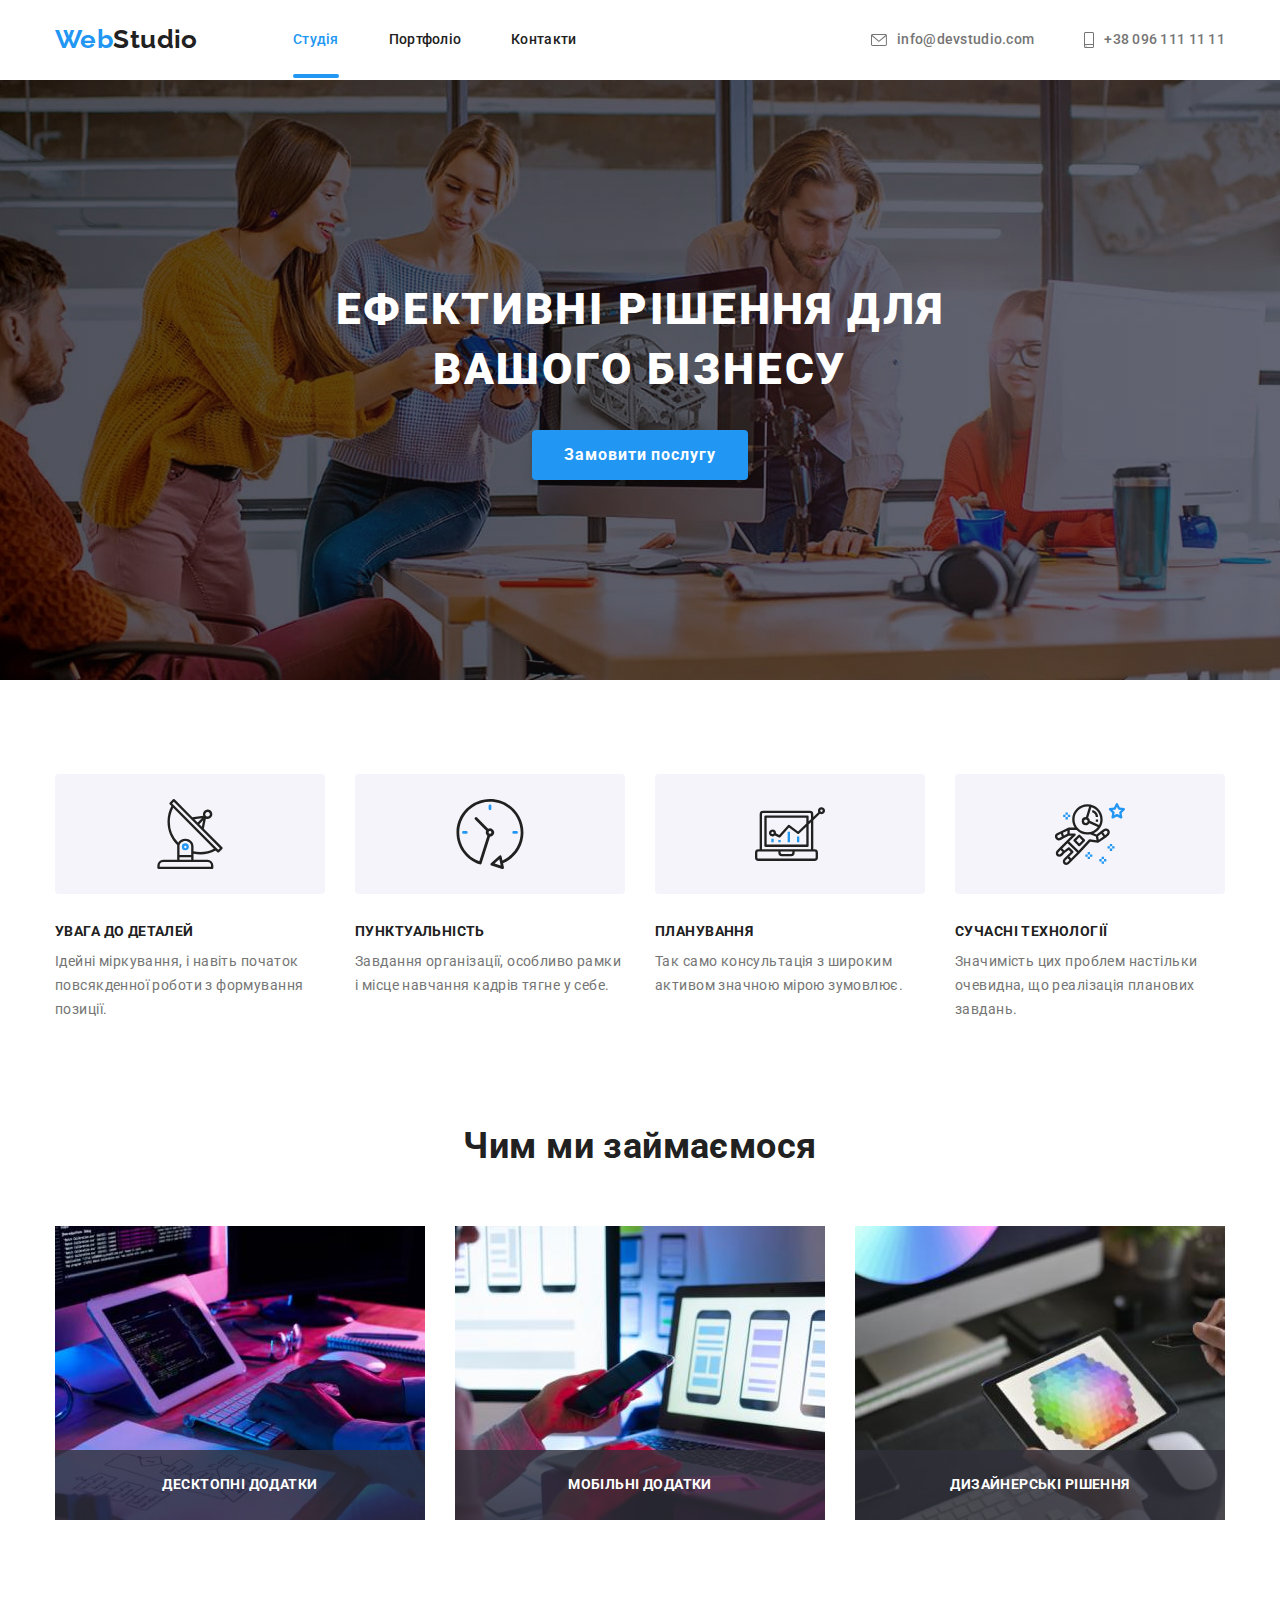
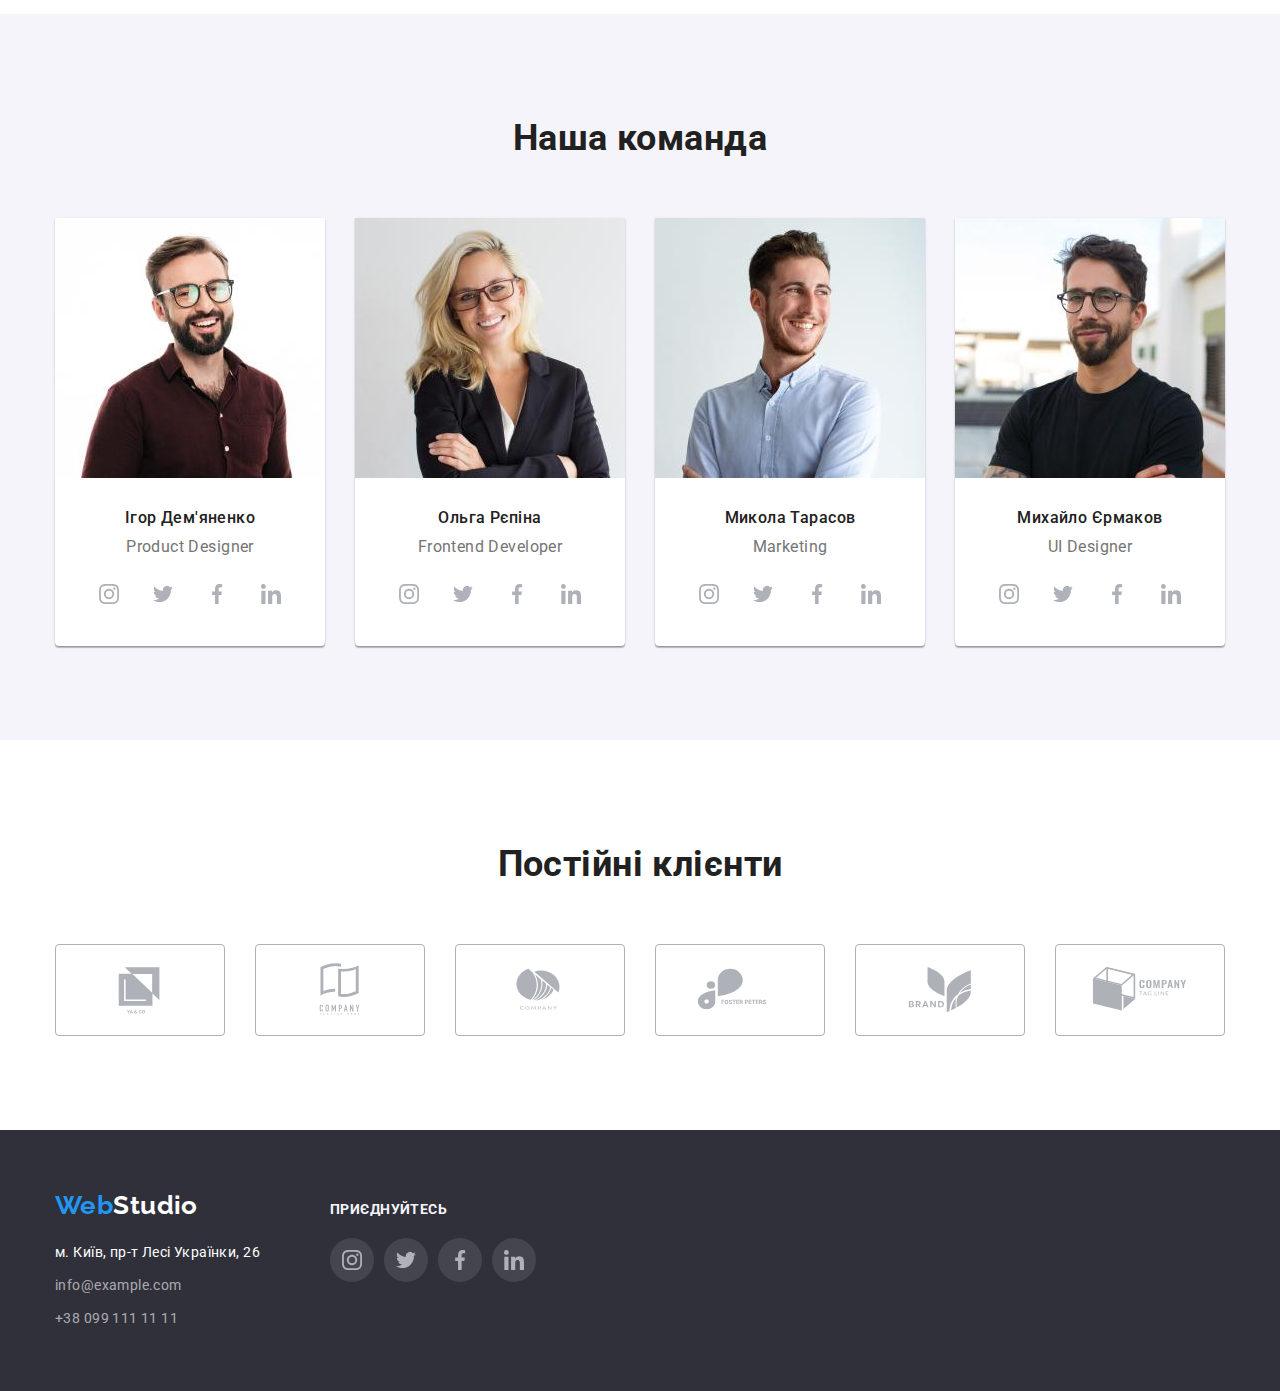
<file: index.html>
<!DOCTYPE html>
<html lang="uk">

<head>
   <meta charset="UTF-8">
   <meta http-equiv="X-UA-Compatible" content="IE=edge">
   <meta name="viewport" content="width=device-width, initial-scale=1.0">
   <title>WebStudio</title>
   <link rel="preconnect" href="https://fonts.googleapis.com">
   <link rel="preconnect" href="https://fonts.gstatic.com" crossorigin>
   <link href="https://fonts.googleapis.com/css2?family=Raleway:wght@700&family=Roboto:wght@400;500;700;900&display=swap" rel="stylesheet">
   <link rel="stylesheet" href="https://cdnjs.cloudflare.com/ajax/libs/modern-normalize/1.1.0/modern-normalize.css">
   <link rel="stylesheet" href="./css/styles.css">
</head>

<body>

   <header>
      <div class="header container">
         <nav class="nav-container">
            <a class="logo-up" href="./index.html" lang="en"><span class="web-logo">Web</span>Studio</a>
            <ul class="navigations list">
               <li class="item"><a class="navigation activity list" href="./index.html">Студія</a></li>
               <li class="item"><a class="navigation list" href="./portfolio.html">Портфоліо</a></li>
               <li class="item"><a class="navigation list" href="#contacts">Контакти</a></li>
            </ul>
         </nav>
         <ul class="up-contact list">
            <li class="item"><a class="up-contacts list" href="mailto:info@devstudio.com">
               <svg class="envelope-icon">
                  <use class="envelope" href="./images/icon.svg#icon-envelope"></use>
               </svg>info@devstudio.com</a></li>
            <li class="item"><a class="up-contacts list" class="tel" href="tel:+380961111111">
               <svg class="smartphone-icon">
                  <use class="smartphone" href="./images/icon.svg#icon-smartphone"></use>
               </svg>+38 096 111 11 11</a></li>
         </ul>
      </div>    
   </header>

   <main>
      <section class="mainbox">
         <h1 class="main">Ефективні рішення для<br>вашого бізнесу</h1>
         <button type="button" class="button"  data-modal-open>Замовити послугу</button> 
      </section>

      <section class="advantage">       
         <div class="container">
            <h2 class="hide">Наші переваги</h2>
            <ul class="advantages list">
               <li class="item">
                  <div class="advantages-block">
                     <svg class="advantages-icon">
                        <use class="antenna" href="./images/icon.svg#icon-antenna"></use>
                     </svg>
                  </div>
                  <h3 class="h3">Увага до деталей</h3>
                  <p class="p">Ідейні міркування, і навіть початок повсякденної роботи з формування позиції.</p>
               </li>
               <li class="item">
                  <div class="advantages-block">
                     <svg class="advantages-icon">
                        <use class="clock" href="./images/icon.svg#icon-clock"></use>
                     </svg>
                  </div> 
                  <h3 class="h3">Пунктуальність</h3>
                  <p class="p">Завдання організації, особливо рамки і місце навчання кадрів тягне у себе.</p>
               </li>
               <li class="item">
                  <div class="advantages-block">
                     <svg class="advantages-icon">
                        <use class="diagram" href="./images/icon.svg#icon-diagram"></use>
                     </svg>
                  </div> 
                  <h3 class="h3">Планування</h3>
                  <p class="p">Так само консультація з широким активом значною мірою зумовлює.</p>
               </li>
               <li class="item">
                  <div class="advantages-block">
                     <svg class="advantages-icon">
                        <use class="astronaut" href="./images/icon.svg#icon-astronaut"></use>
                     </svg>
                  </div> 
                  <h3 class="h3">Сучасні технології</h3>
                  <p class="p">Значимість цих проблем настільки очевидна, що реалізація планових завдань.</p>
               </li>
            </ul>
         </div>      
      </section>

      <section class="work-main">
         <div class="container">
            <h2 class="work">Чим ми займаємося</h2>
            <ul class="work-pics list">
               <li>
                  <div class="item">
                     <img class="image" src="./images/box1.jpg" alt="page1" width="370" height="294">
                     <div class="item-discription">
                        <p class="item-p">десктопні додатки</p>
                     </div>
                  </div>
               </li>
               <li>
                  <div class="item">
                     <img class="image" src="./images/img.jpg" alt="page2" width="370" height="294">
                     <div class="item-discription">
                        <p class="item-p">мобільні додатки</p>
                     </div>
                  </div>
               </li>
               <li>
                  <div class="item">
                     <img class="image" src="./images/img1.jpg" alt="page3" width="370" height="294">
                     <div class="item-discription">
                        <p class="item-p">дизайнерські рішення</p>
                     </div>
                  </div>
               </li>
            </ul>
         </div>
      </section>

      <section class="team">
         <div class="container">
            <h2 class="h2">Наша команда</h2>
            <ul class="team-comand list">
               <li class="teams">
                  <img class="image" src="./images/img2.jpg" alt="Игорь Демьяненко" width="270" height="260">
                  <div class="comand">
                     <h3 class="h3">Ігор Дем'яненко</h3>
                     <p class="p" lang="en">Product Designer</p>
                     <ul class="list social-networks">
                        <li>
                           <a href="#" class="icon-block">
                              <svg class="team-icon">
                                 <use href="./images/icon.svg#icon-instagram"></use>
                              </svg> 
                           </a> 
                        </li>
                        <li>
                           <a href="#" class="icon-block">
                              <svg class="team-icon">
                                 <use href="./images/icon.svg#icon-twitter"></use>
                              </svg>
                           </a> 
                        </li>
                        <li>
                           <a href="#" class="icon-block">
                              <svg class="team-icon">
                                 <use href="./images/icon.svg#icon-facebook"></use>
                              </svg>
                           </a>
                        </li>
                        <li>
                           <a href="#" class="icon-block">
                              <svg class="team-icon">
                                 <use href="./images/icon.svg#icon-linkedin"></use>
                              </svg>
                           </a> 
                        </li>
                     </ul>
                  </div>
               </li>
               <li class="teams">
                  <img class="image" src="./images/img3.jpg" alt="Ольга Репина" width="270" height="260">
                  <div class="comand">
                     <h3 class="h3">Ольга Рєпіна</h3>
                     <p class="p" lang="en">Frontend Developer</p>
                     <ul class="list social-networks">
                        <li>
                           <a href="#" class="icon-block">
                              <svg class="team-icon">
                                 <use href="./images/icon.svg#icon-instagram"></use>
                              </svg>
                           </a> 
                        </li>
                        <li>
                           <a href="#" class="icon-block">
                              <svg class="team-icon">
                                 <use href="./images/icon.svg#icon-twitter"></use>
                              </svg>
                           </a> 
                        </li>
                        <li>
                           <a href="#" class="icon-block">
                              <svg class="team-icon">
                                 <use href="./images/icon.svg#icon-facebook"></use>
                              </svg>
                           </a> 
                        </li>
                        <li>
                           <a href="#" class="icon-block">
                              <svg class="team-icon">
                                 <use href="./images/icon.svg#icon-linkedin"></use>
                              </svg>
                           </a> 
                        </li>
                     </ul>
                  </div>
               </li>
               <li class="teams">
                  <img class="image" src="./images/img4.jpg" alt="Николай Тарасов" width="270" height="260">
                  <div class="comand">
                     <h3 class="h3">Микола Тарасов</h3>
                     <p class="p" lang="en">Marketing</p>
                     <ul class="list social-networks">
                        <li>
                           <a href="#" class="icon-block">
                              <svg class="team-icon">
                                 <use href="./images/icon.svg#icon-instagram"></use>
                              </svg>
                           </a> 
                        </li>
                        <li>
                           <a href="#" class="icon-block">
                              <svg class="team-icon">
                                 <use href="./images/icon.svg#icon-twitter"></use>
                              </svg>
                           </a> 
                        </li>
                        <li>
                           <a href="#" class="icon-block">
                              <svg class="team-icon">
                                 <use href="./images/icon.svg#icon-facebook"></use>
                              </svg>
                           </a> 
                        </li>
                        <li>
                           <a href="#" class="icon-block">
                              <svg class="team-icon">
                                 <use href="./images/icon.svg#icon-linkedin"></use>
                              </svg>
                           </a> 
                        </li>
                     </ul>
                  </div>
               </li>
               <li class="teams">
                  <img class="image" src="./images/img5.jpg" alt="Михаил Ермаков" width="270" height="260">
                  <div class="comand">
                     <h3 class="h3">Михайло Єрмаков</h3>
                     <p class="p" lang="en">UI Designer</p>
                     <ul class="list social-networks">
                        <li>
                           <a href="#" class="icon-block">
                              <svg class="team-icon">
                                 <use href="./images/icon.svg#icon-instagram"></use>
                              </svg>
                           </a> 
                        </li>
                        <li>
                           <a href="#" class="icon-block">
                              <svg class="team-icon">
                                 <use href="./images/icon.svg#icon-twitter"></use>
                              </svg>
                           </a> 
                        </li>
                        <li>
                           <a href="#" class="icon-block">
                              <svg class="team-icon">
                                 <use href="./images/icon.svg#icon-facebook"></use>
                              </svg>
                           </a> 
                        </li>
                        <li>
                           <a href="#" class="icon-block">
                              <svg class="team-icon">
                                 <use href="./images/icon.svg#icon-linkedin"></use>
                              </svg>
                           </a> 
                        </li>
                     </ul>
                  </div>
               </li>
            </ul>
         </div>
      </section>

      <section class="clients">
         <div class="container">
            <h2 class="h2">Постійні клієнти</h2>
            <ul class="clients-list list">
               <li>
                  <a href="#" class="clients-link">
                     <svg class="clients-icon">
                        <use href="./images/icon.svg#icon-logo6"></use>
                     </svg>
                  </a> 
               </li>
               <li>
                  <a href="#" class="clients-link">
                     <svg class="clients-icon">
                        <use href="./images/icon.svg#icon-logo1"></use>
                     </svg>
                  </a> 
               </li>
               <li>
                  <a href="#" class="clients-link">
                     <svg class="clients-icon">
                        <use href="./images/icon.svg#icon-logo2"></use>
                     </svg>
                  </a> 
               </li>
               <li>
                  <a href="#" class="clients-link">
                     <svg class="clients-icon">
                        <use href="./images/icon.svg#icon-logo3"></use>
                     </svg>
                  </a> 
               </li>
               <li>
                  <a href="#" class="clients-link">
                     <svg class="clients-icon">
                        <use href="./images/icon.svg#icon-logo4"></use>
                     </svg>
                  </a> 
               </li>
               <li>
                  <a href="#" class="clients-link">
                     <svg class="clients-icon">
                        <use href="./images/icon.svg#icon-logo5"></use>
                     </svg>
                  </a> 
               </li>
            </ul>
         </div>
      </section>
   </main>

   <footer class="footer">
      <div class="container footer-container">
         <div class="logo-adress">
            <a class="logo-dawn list" href="./index.html" lang="en" id="contacts"><span class="web-logo">Web</span>Studio</a>
            <address>
               <ul class="footer-adress list">
                  <li class="footer-contact"><a class="adress list" href="https://goo.gl/maps/z82UU6WXsoL5wAdY8" target="_blank"
                        rel="noopener noreferrer">м. Київ, пр-т Лесі Українки, 26</a></li>
                  <li class="footer-contact"><a class="dawn-contacts list" href="mailto:info@example.com">info@example.com</a></li>
                  <li class="footer-contact"><a class="dawn-contacts list" href="tel:+380991111111">+38 099 111 11 11</a></li>
               </ul>
            </address>
         </div>
         <div class="invitation">
            <p class="p">приєднуйтесь</p>
            <ul class="list social-networks">
               <li>
                  <a href="#" class="icon-block">
                     <svg class="team-icon">
                        <use href="./images/icon.svg#icon-instagram"></use>
                     </svg>
                  </a>
               </li>
               <li>
                  <a href="#" class="icon-block">
                     <svg class="team-icon">
                        <use href="./images/icon.svg#icon-twitter"></use>
                     </svg>
                  </a>
               </li>
               <li>
                  <a href="#" class="icon-block">
                     <svg class="team-icon">
                        <use href="./images/icon.svg#icon-facebook"></use>
                     </svg>
                  </a>
               </li>
               <li>
                  <a href="#" class="icon-block">
                     <svg class="team-icon">
                        <use href="./images/icon.svg#icon-linkedin"></use>
                     </svg>
                  </a>
               </li>
            </ul>
         </div>

      </div>
   </footer>

   <div class="backdrop is-hidden"  data-modal>
      <div class="modal">
         <button type="button" class="closed-btn"  data-modal-close>
             <svg class="closed-icon">
               <use href="./images/icon.svg#icon-close-black-18dp-2-1"></use>
            </svg> 
         </button>
      </div>
   </div>

   <script src="./js/modal.js"></script>

</body>

</html>
</file>
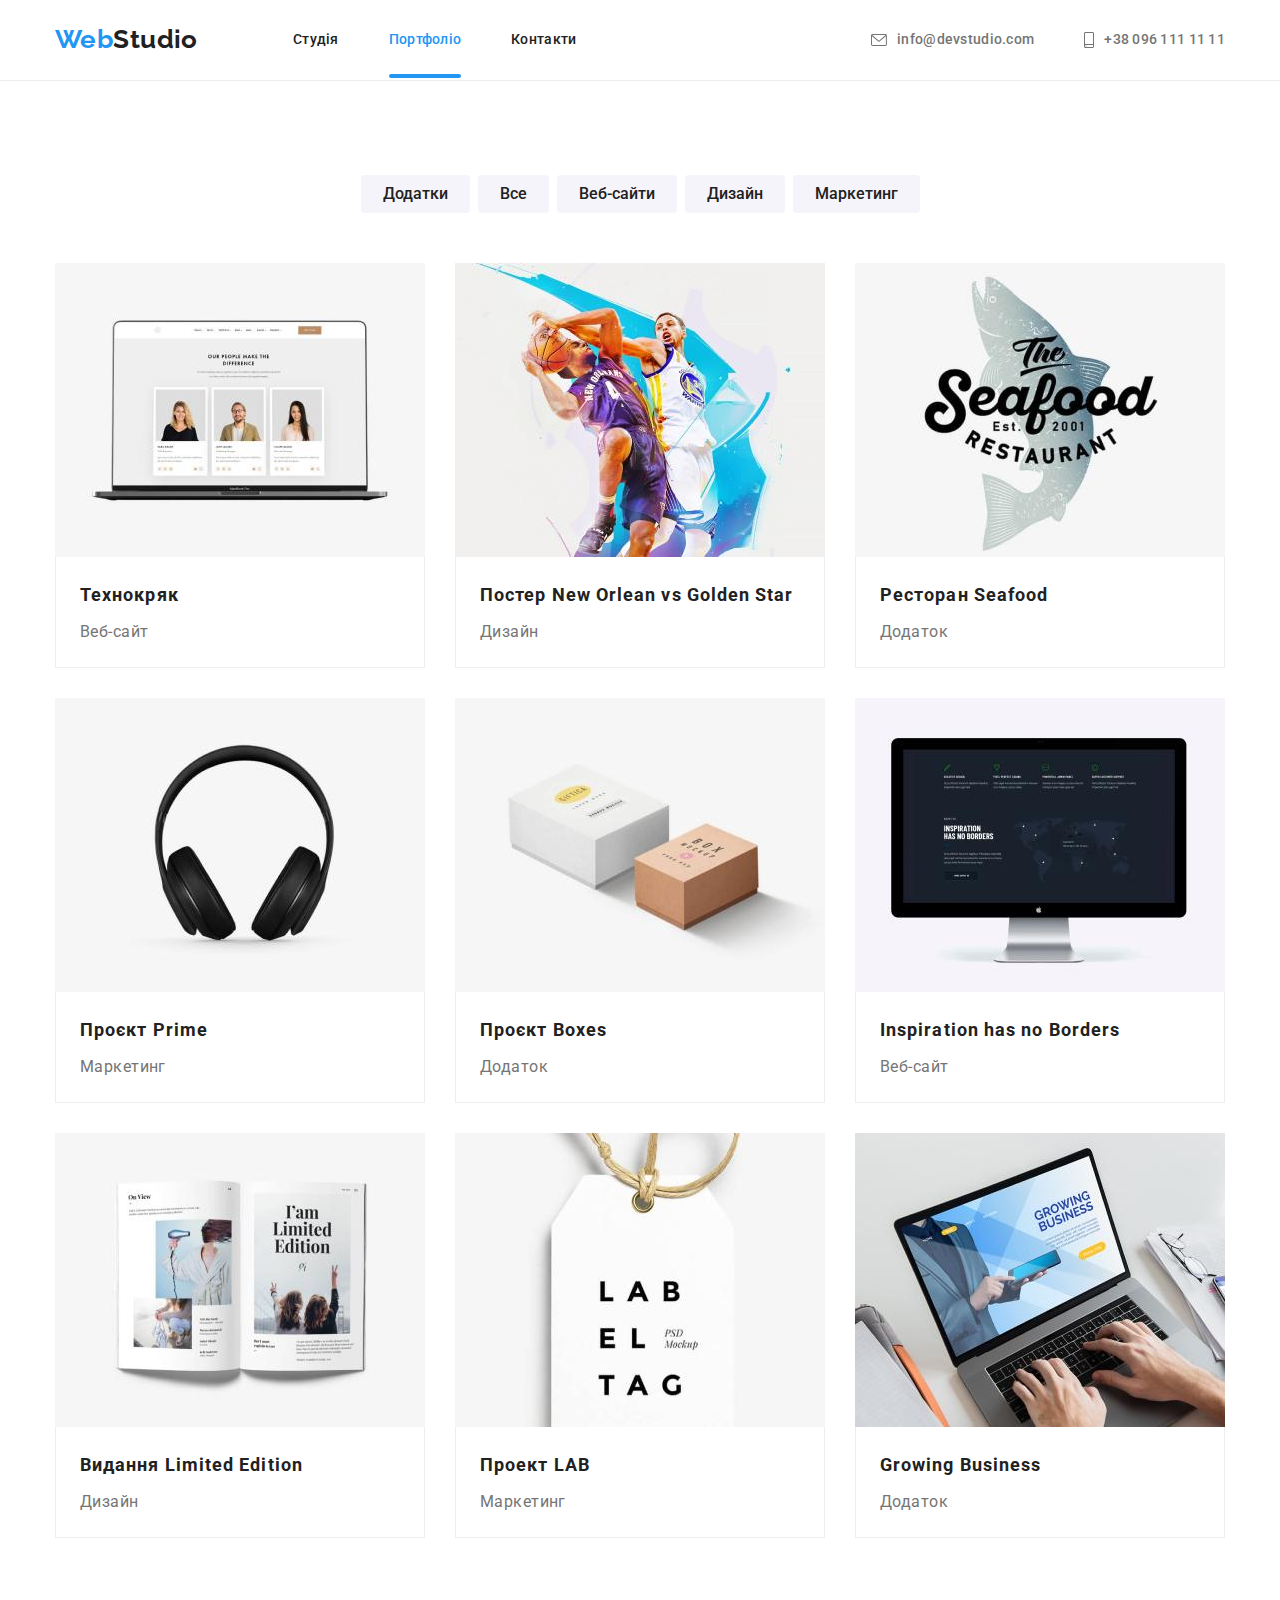
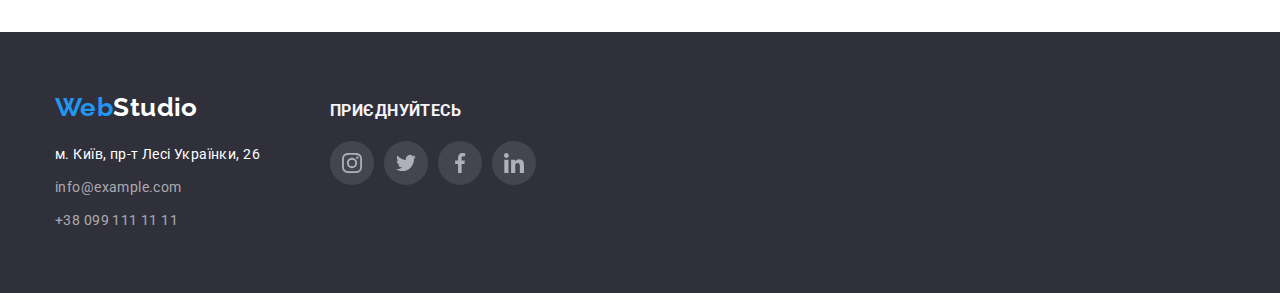
<file: portfolio.html>
<!DOCTYPE html>
<html lang="uk">

<head>
   <meta charset="UTF-8">
   <meta http-equiv="X-UA-Compatible" content="IE=edge">
   <meta name="viewport" content="width=device-width, initial-scale=1.0">
   <title>WebStudio</title>
   <link rel="preconnect" href="https://fonts.googleapis.com">
   <link rel="preconnect" href="https://fonts.gstatic.com" crossorigin>
   <link href="https://fonts.googleapis.com/css2?family=Raleway:wght@700&family=Roboto:wght@400;500;700;900&display=swap" rel="stylesheet">
   <link rel="stylesheet" href="https://cdnjs.cloudflare.com/ajax/libs/modern-normalize/1.1.0/modern-normalize.css">
   <link rel="stylesheet" href="./css/styles.css">
</head>

<body>  
   <header class="header-portfolio">
      <div class="container">
         <nav class="nav-container">
            <a class="logo-up" href="./index.html" lang="en"><span class="web-logo">Web</span>Studio</a>
            <ul class="navigations list">
               <li class="item"><a class="navigation list" href="./index.html">Студія</a></li>
               <li class="item"><a class="navigation activity list" href="./portfolio.html">Портфоліо</a></li>
               <li class="item"><a class="navigation list" href="#contacts">Контакти</a></li>
            </ul>
         </nav>
         <ul class="up-contact list">
            <li class="item"><a class="up-contacts list" href="mailto:info@devstudio.com">
               <svg class="envelope-icon">
                  <use class="envelope" href="./images/icon.svg#icon-envelope"></use>
               </svg>info@devstudio.com</a></li>
            <li class="item"><a class="up-contacts list" class="tel" href="tel:+380961111111">
               <svg class="smartphone-icon">
                  <use class="smartphone" href="./images/icon.svg#icon-smartphone"></use>
               </svg>+38 096 111 11 11</a></li>
         </ul>
      </div>
   </header>
   
   <main>
      <section class="portfolio-section">
         <div class="container">
            <h1 class="hide">Наші роботи</h1>
            <ul class="portfolio-btns list">
               <li><button  type="button" class="button-portfolio">Додатки</button></li>
               <li><button  type="button" class="button-portfolio">Все</button></li>
               <li><button  type="button" class="button-portfolio">Веб-сайти</button></li>
               <li><button  type="button" class="button-portfolio">Дизайн</button></li>
               <li><button  type="button" class="button-portfolio">Маркетинг</button></li>
            </ul>
            
            <ul class="portfolio-examples list">
               <li>
                  <a class="example list" href="#">
                     <div class="example-img">
                        <img src="./images/tehnokryak.jpg" alt="екран ноутбука з відображенням трьох членів команди технокряк" width="370"
                           height="294">
                        <div class="img-description">
                           <p class="description-p">Ресурс пропонує комплексні пропозиції з різним рівнем функціоналу та сервісів. Все це дозволить відвідувачу отримати
                           вичерпні відомості про компанію чи приватну особу.
                           </p>
                        </div>
                     </div>
                     <div class="card-text">
                        <h2 class="h2">Технокряк</h2>
                        <p class="p">Веб-сайт</p>
                     </div>
                  </a>
               </li>
               
               <li>
                  <a class="example list" href="#">
                     <div class="example-img">
                        <img src="./images/nogs.jpg" alt="баскетболіст голден стар у прижку робить блок-шот гравцю нового орлеану" width="370"
                           height="294">
                        <div class="img-description">
                           <p class="description-p">Lorem, ipsum dolor sit amet consectetur adipisicing elit. Ex, quas?</p>
                        </div>
                     </div> 
                     <div class="card-text">
                        <h2 class="h2">Постер <span lang="en">New Orlean vs Golden Star</span></h2>
                        <p class="p">Дизайн</p>
                     </div>
                  </a>
               </li>
               <li>
                  <a class="example list" href="#">
                     <div class="example-img">
                        <img src="./images/seafood.jpg" alt="назва  ресторану сифуд на фоні зображення риби" width="370" height="294">
                        <div class="img-description">
                           <p class="description-p">Lorem, ipsum dolor sit amet consectetur adipisicing elit. Ex, quas?</p>
                        </div>
                     </div> 
                     <div class="card-text">
                        <h2 class="h2">Ресторан <span lang="en">Seafood</span></h2>
                        <p class="p">Додаток</p>
                     </div>
                  </a>
               </li>
               <li>
                  <a class="example list" href="#">
                     <div class="example-img">
                        <img src="./images/prime.jpg" alt="чорні вакуумні навушники" width="370" height="294">
                        <div class="img-description">
                           <p class="description-p">Lorem, ipsum dolor sit amet consectetur adipisicing elit. Ex, quas?</p>
                        </div>
                     </div> 
                     <div class="card-text">
                        <h2 class="h2">Проєкт <span lang="en">Prime</span></h2>
                        <p class="p">Маркетинг</p>
                     </div>
                  </a>
               </li>
               <li>
                  <a class="example list" href="#">
                     <div class="example-img">
                        <img src="./images/boxes.jpg" alt="біла та бєжева картонні коробки з написами на верзніх кришках" width="370"
                           height="294">
                        <div class="img-description">
                           <p class="description-p">Lorem, ipsum dolor sit amet consectetur adipisicing elit. Ex, quas?</p>
                        </div>
                     </div> 
                     <div class="card-text">
                        <h2 class="h2">Проєкт <span lang="en">Boxes</span></h2>
                        <p class="p">Додаток</p>
                     </div>
                  </a>
               </li>
               <li>
                  <a class="example list" href="#">
                     <div class="example-img">
                        <img src="./images/borders.jpg"
                           alt="екран моноблоку єпл з відображеною на ньому сторінкою сайту інспірешн хез ноу бордерс" width="370" height="294">
                        <div class="img-description">
                           <p class="description-p">Lorem, ipsum dolor sit amet consectetur adipisicing elit. Ex, quas?</p>
                        </div>
                     </div> 
                     <div class="card-text">
                        <h2 class="h2" lang="en">Inspiration has no Borders</h2>
                        <p class="p">Веб-сайт</p>
                     </div>
                  </a>
               </li>
               <li>
                  <a class="example list" href="#">
                     <div class="example-img">
                        <img src="./images/limedition.jpg" alt="розгортка журналу лімітед едішн з картинками та текстом" width="370"
                           height="294">
                        <div class="img-description">
                           <p class="description-p">Lorem, ipsum dolor sit amet consectetur adipisicing elit. Ex, quas?</p>
                        </div>
                     </div> 
                     <div class="card-text">
                        <h2 class="h2">Видання <span lang="en">Limited Edition</span></h2>
                        <p class="p">Дизайн</p>
                     </div>
                  </a>
               </li>
               <li>
                  <a class="example list" href="#">
                     <div class="example-img">
                        <img src="./images/lab.jpg" alt="біла бірка з написом лаб ел таг" width="370" height="294">
                        <div class="img-description">
                           <p class="description-p">Lorem, ipsum dolor sit amet consectetur adipisicing elit. Ex, quas?</p>
                        </div>
                     </div> 
                     <div class="card-text">
                        <h2 class="h2">Проект <span lang="en">LAB</span></h2>
                        <p class="p">Маркетинг</p>
                     </div>
                  </a>
               </li>
               <li>
                  <a class="example list" href="#">
                     <div class="example-img">
                        <img src="./images/gbusiness.jpg" alt="відкритий ноутбук із відображенням на екрані сторінки сайту гровін бізнес"
                           width="370" height="294">
                        <div class="img-description">
                           <p class="description-p">Lorem, ipsum dolor sit amet consectetur adipisicing elit. Ex, quas?</p>
                        </div>
                     </div> 
                     <div class="card-text">
                        <h2 class="h2" lang="en">Growing Business</h2>
                        <p class="p">Додаток</p>
                     </div>
                  </a>
               </li>
            </ul>
         </div>
         
      </section> 
   </main>

   <footer class="footer">
      <div class="container footer-container">
         <div class="logo-adress">
            <a class="logo-dawn list" href="./index.html" lang="en" id="contacts"><span
                  class="web-logo">Web</span>Studio</a>
            <address>
               <ul class="footer-adress list">
                  <li class="footer-contact"><a class="adress list" href="https://goo.gl/maps/z82UU6WXsoL5wAdY8"
                        target="_blank" rel="noopener noreferrer">м. Київ, пр-т Лесі Українки, 26</a></li>
                  <li class="footer-contact"><a class="dawn-contacts list"
                        href="mailto:info@example.com">info@example.com</a></li>
                  <li class="footer-contact"><a class="dawn-contacts list" href="tel:+380991111111">+38 099 111 11 11</a>
                  </li>
               </ul>
            </address>
         </div>
         <div class="invitation">
            <h3 class="p">приєднуйтесь</h3>
            <ul class="list social-networks">
               <li>
                  <a href="#" class="icon-block">
                     <svg class="team-icon">
                        <use href="./images/icon.svg#icon-instagram"></use>
                     </svg>
                  </a>
               </li>
               <li>
                  <a href="#" class="icon-block">
                     <svg class="team-icon">
                        <use href="./images/icon.svg#icon-twitter"></use>
                     </svg>
                  </a>
               </li>
               <li>
                  <a href="#" class="icon-block">
                     <svg class="team-icon">
                        <use href="./images/icon.svg#icon-facebook"></use>
                     </svg>
                  </a>
               </li>
               <li>
                  <a href="#" class="icon-block">
                     <svg class="team-icon">
                        <use href="./images/icon.svg#icon-linkedin"></use>
                     </svg>
                  </a>
               </li>
            </ul>
         </div>

      </div>
   </footer>
</body>

</html>
</file>
<file: css/styles.css>
:root {
   --main-text-color: #757575;
   --header-color: #212121;
   --main-header-color: #FFFFFF;
   --buttons-accent-color: #2196F3;
   --background-color-footer: #2F303A;
   --background-color-teem: #F5F4FA;
   --main-btn-accent-color: #188CE8; 
   --bgc: #C4C4C4;
   --bglg:rgba(47, 48, 58, 0.4);
   --team-icon-color: #AFB1B8;
}

body {
   font-family: 'Roboto', sans-serif;
   color: var(--main-text-color);
   background-color: var(--main-header-color);
   letter-spacing: 0.03em;
   font-size: 14px;
   line-height: 1.71;
}

.list {
   list-style: none;
   text-decoration: none;
}

.container {
   width: 1200px;
   padding-left: 15px;
   padding-right: 15px;
   margin-left: auto;
   margin-right: auto;
}

/* header */

.header {
   display: flex;
   align-items: center;
}
.nav-container {
   display: flex;
}
.logo-up,
.logo-dawn {
   min-width: 145px;
   font-family: 'Raleway', sans-serif;
   font-weight: 700;
   font-size: 26px;
   line-height: 1.19;
   text-decoration: none;
}

.logo-up {
   padding-top: 24px;
   padding-bottom: 25px;
   color: var(--header-color);  
}

.navigations {
   display: flex;
   align-items: center;
   margin: 0 0 0 93px;
   padding: 0;
}

.navigations .item + .item,
.up-contact .item + .item {
   margin-left: 50px;
}

.navigation,
.up-contacts {
   padding-top: 31px;
   padding-bottom: 31px;
   font-weight: 500; 
   letter-spacing: 0.02em;
   line-height: 1.14;

   transition: fill 250ms cubic-bezier(0.4, 0, 0.2, 1), color 250ms cubic-bezier(0.4, 0, 0.2, 1);
}

.navigation {
   color: var(--header-color);
}

.web-logo,
.activity {
   color: var(--buttons-accent-color);
}

.activity {
   position: relative;
}
.activity::after {
   content: '';
   display: block;
   position: absolute;
   bottom: 0;
   width: 100%;
   height: 4px;
   border-radius: 2px;
   background-color: var(--buttons-accent-color);  
}

.up-contact {
   margin: 0 0 0 auto;
   padding-left: 0;
   display: flex;
}

.up-contacts {
   display: flex;
   align-items: center;
   color: var(--main-text-color);
}

.envelope-icon,
.smartphone-icon {
   margin-right: 10px;
}

.envelope-icon {
   width: 16px;
   height: 12px; 
}

.envelope,
.smartphone {
   fill: currentColor;
   transition: fill 250ms cubic-bezier(0.4, 0, 0.2, 1), color 250ms cubic-bezier(0.4, 0, 0.2, 1);
}

.smartphone-icon {
   width: 10px;
   height: 16px;
}

/* hero */

 .mainbox { 
   height: 600px;
   max-width: 1600px; 
   margin-left: auto;
   margin-right: auto;
   text-align: center;
   padding-top: 200px;
   padding-bottom: 200px;
   background-image: linear-gradient(
      to right,
      rgb(0, 0, 0, 0.4),
      rgba(47, 48, 58, 0.4)
   ), url(../images/mainimg.jpg);
   background-color: var(--bgc);
   background-repeat: no-repeat;
   background-size: cover;
   background-position: center;
}

.main {
   margin: 0 0 30px 0;
   font-weight: 900;
   font-size: 44px;
   line-height: 1.36;
   letter-spacing: 0.06em;
   text-transform: uppercase;
   color: var(--main-header-color)
}

.button {
   padding: 10px 32px;
   font-family: inherit;
   font-weight: 700;
   font-size: 16px;
   line-height: 1.88;
   letter-spacing: 0.06em;
   color: var(--main-header-color);
   background-color: var(--buttons-accent-color);
   border: none;
   box-shadow: 0px 4px 4px rgba(0, 0, 0, 0.15);
   border-radius: 4px;
   cursor: pointer;

   transition: background-color 250ms cubic-bezier(0.4, 0, 0.2, 1);
}

.button:hover, 
.button:focus {
   background-color: var(--main-btn-accent-color);
}

/* advantages */

.hide {
   position: absolute;
   width: 1px;
   height: 1px;
   margin: -1px;
   border: 0;
   padding: 0;
   
   white-space: nowrap;
   clip-path: inset(100%);
   clip: rect(0 0 0 0);
   overflow: hidden;
}

.advantage {
   padding-top: 94px;
   padding-bottom: 94px;
}

.advantages {
   display: flex;
   padding: 0;
   margin: 0;
}

.advantages > .item + .item {
   margin-left: 30px;
}

.advantages > .item {
   width: 270px;
}

.advantages .h3 {
   font-weight: 700;
   font-size: 14px;
   line-height: 1.14;
   text-transform: uppercase;
   color: var(--header-color);
   margin-top: 0;
   margin-bottom: 10px;
}
.advantages .p {
   margin: 0;
}

.advantages-block {
   min-height: 120px;
   display: flex;
   justify-content: center;
   align-items: center;
   background-color: #F5F4FA;
   border-radius: 4px;
   margin-bottom: 30px;
}

.advantages-icon {
   height: 70px;
   width: 70px;
}


/* work */

.work-main {
   padding-bottom: 94px;
}

.work {
   margin: 0 0 50px 0;
   text-align: center;
}

.work-pics {
   display: flex;
   padding: 0;
   margin: 0;
   gap: 30px;
}

.image {
   display: block;
}

.work-pics .item {
   display: flex;
   position: relative;
}

.item-discription {
   display: flex;
   justify-content: center;
   align-items: center;
   position: absolute;
   bottom: 0;
   width: 100%;
   height: 23.81%;
   background-color: rgba(47, 48, 58, 0.8);
}

.item-p {
   margin: 0;
   text-transform: uppercase;
   font-weight: 700;
   color: var(--main-header-color);
}

/* teem */

.team {
   background: var(--background-color-teem);
   padding-top: 94px;
   padding-bottom: 94px;
}

.team .h2 {
   text-align: center;
   margin: 0 0 50px 0;
}

.teams {
   background-color: var(--main-header-color);
   box-shadow: 0px 1px 3px rgba(0, 0, 0, 0.12), 0px 1px 1px rgba(0, 0, 0, 0.14), 0px 2px 1px rgba(0, 0, 0, 0.2);
   border-radius: 0px 0px 4px 4px;
}

.work,
.team .h2,
.clients .h2 {
   font-weight: 700;
   font-size: 36px;
   line-height: 1.67;
   color: var(--header-color);
}

.team-comand {
   display: flex;
   padding: 0;
   margin: 0;
}

.team-comand .teams + .teams {
   margin-left: 30px;
} 

.team-comand .image {
   display: block;
}

.comand {
   padding-top: 30px;
   padding-bottom: 30px;
   text-align: center;
}

.teams .h3 {
   font-weight: 500;
   font-size: 16px;
   line-height: 1.19;
   color: var(--header-color);
   margin: 0 0 10px 0;
}

.teams .p {
   font-size: 16px;
   line-height: 1.19;
   margin: 0;
}

.social-networks {
   display: flex;
   justify-content: center;
   align-items: center;
   margin-top: 16px;
   gap: 10px;
   padding: 0;
}

.icon-block {
   display: flex;
   align-items: center;
   justify-content: center;
   width: 44px;
   height: 44px; 
   border-radius: 50%;
   fill: var(--team-icon-color);

   transition: fill 250ms cubic-bezier(0.4, 0, 0.2, 1), background-color 250ms cubic-bezier(0.4, 0, 0.2, 1);
}

.team-icon {
   width: 20px;
   height: 20px;
}

.icon-block:hover,
.icon-block:focus { 
   fill: var(--background-color-teem);  
   background-color: var(--buttons-accent-color);
}

/* clients */

.clients {
   padding-top: 94px;
   padding-bottom: 94px;
}

.clients .h2 {
   text-align: center;
   margin-top: 0;
   margin-bottom: 50px;
}

.clients-list {
   display: flex;
   align-items: center;
   justify-content: center;
   gap: 30px;
   padding: 0;
   margin: 0 auto;
   
}

.clients-link {
   width: 170px;
   height: 92px;
   display: flex;
   justify-content: center;
   align-items: center;
   border: 1px solid var(--team-icon-color);
   border-radius: 4px;   
   fill: var(--team-icon-color);

   transition: fill 250ms cubic-bezier(0.4, 0, 0.2, 1), border-color 250ms cubic-bezier(0.4, 0, 0.2, 1);
}
 
.clients-icon {
   width: 106px;
   height: 60px;
}

.clients-link:hover,
.clients-link:focus {
   fill: var(--buttons-accent-color);
   border-color: var(--buttons-accent-color);
}

/* footer */

.footer {
   background-color: var(--background-color-footer);
   padding-top: 60px;
   padding-bottom: 60px;
}

.footer-container {
   display: flex;
   align-items: baseline;
}

.logo-adress {
   margin-right: 70px;
}

.logo-dawn {
   color: var(--main-header-color);  
   margin-bottom: 20px;
   display: block;
}

.footer-adress {
   margin: 0;
   padding: 0;
}

.adress,
.dawn-contacts {
   font-style: normal;
}

.adress {
   color: var(--main-header-color);

   transition: fill 250ms cubic-bezier(0.4, 0, 0.2, 1), color 250ms cubic-bezier(0.4, 0, 0.2, 1);
}

.dawn-contacts {
   color: rgba(255, 255, 255, 0.6);

   transition: fill 250ms cubic-bezier(0.4, 0, 0.2, 1), color 250ms cubic-bezier(0.4, 0, 0.2, 1);
}

.footer-contact {
   display: block;
}
.footer-contact:not(:last-child) {
   margin-bottom: 9px;
}

.invitation .p {
   text-transform: uppercase;
   color: var(--background-color-teem);
   font-weight: 700;
   line-height: 1.14;
   margin-top: 0;
   margin-bottom: 20px;
}

.invitation .social-networks {
   margin: 0;
}
.invitation .icon-block {
   background: #FFFFFF1A;
}

.invitation .icon-block:hover,
.invitation .icon-block:focus {
   background-color: var(--buttons-accent-color);
}

/* backdrop + modal window*/

.backdrop {
   position: fixed;
   top: 0;
   left: 0;
   width: 100%;
   height: 100%;
   background-color: rgba(0, 0, 0, 0.2);

   opacity: 1;
   transition: opacity 250ms cubic-bezier(0.4, 0, 0.2, 1);
}

.backdrop.is-hidden {
   opacity: 0;
   pointer-events: none;
}

.modal {
   position: absolute;
   top: 50%;
   left: 50%;
   transform: translate(-50%, -50%);
   display: flex;
   justify-content: flex-end;
   align-items: flex-start;
   min-width: 528px;
   min-height: 581px;

   background-color: var(--main-header-color);
   box-shadow: 0px 1px 3px rgba(0, 0, 0, 0.12), 0px 1px 1px rgba(0, 0, 0, 0.14), 0px 2px 1px rgba(0, 0, 0, 0.2);
   border-radius: 4px;
}

.closed-btn {
   display: flex;
   justify-content: center;
   align-items: center;
   width: 30px;
   height: 30px;
   margin-right: 8px;
   margin-top: 8px;
   background: var(--main-header-color);
   cursor: pointer;
   border-radius: 50%;
   border: 1px solid rgba(0, 0, 0, 0.1);
}

.closed-icon {
   width: 18px;
   height: 18px;
}

/* paga 2 portfolio */

.header-portfolio {
   border-bottom: 1px solid #ECECEC;
}

.header-portfolio > .container {
   display: flex;
   align-items: center;
}

.portfolio-section {
   padding: 94px 0 94px 0;
}

.portfolio-btns {
   display: flex;
   justify-content: center;
   margin: 0 0 50px 0;
   padding: 0;
   gap: 8px;
}
   
.portfolio-btns .button-portfolio {
   font-family: inherit;
   font-weight: 500;
   font-size: 16px;
   line-height: 1.62;
   color: var(--header-color);
   cursor: pointer;
   background-color: var(--background-color-teem);
   border-radius: 4px;
   border: none;
   padding: 6px 22px;

   transition: box-shadow 250ms cubic-bezier(0.4, 0, 0.2, 1), background-color 250ms cubic-bezier(0.4, 0, 0.2, 1), color 250ms cubic-bezier(0.4, 0, 0.2, 1);
}

.portfolio-examples {
   display: flex;
   flex-wrap: wrap; 
   margin: 0; 
   padding: 0;
   gap: 30px; 
}

.example {
   display: block;
   
   transition: box-shadow 250ms cubic-bezier(0.4, 0, 0.2, 1);
}

.example img {
   display: block;
}

.example .h2 {
   font-weight: 700;
   font-size: 18px;
   line-height: 2;
   letter-spacing: 0.06em;
   color: var(--header-color);
   margin: 0 0 4px 0;
}

.example .p {
   font-size: 16px;
   line-height: 1.88;
   color: var(--main-text-color);
   margin: 0;
}

.example .card-text {
   padding: 20px 24px;
}

.card-text {
   border: 1px solid #EEEEEE;
   border-top: none;
}

.example-img {
   position: relative;
   overflow: hidden; 
}

.img-description {
   display: inline-block;
   position: absolute;
   content: '';
   top: 0;
   left: 0;
   width: 100%;
   height: 100%;
   margin: 0;
   padding: 63px 24px;
   background-color: rgba(33, 150, 243, 0.9);
   color: var(--main-header-color);
   
   transform: translateY(101%);
   transition: transform 250ms cubic-bezier(0.4, 0, 0.2, 1);
}

.description-p {
   color: var(--main-header-color); 
   font-weight: 400;
   font-size: 18px;
   line-height: 1.56;
   margin: 0;
}

.example:hover .img-description,
.example:focus .img-description {
   transform: translateY(0);
}

.navigation:hover,
.navigation:focus,
.up-contacts:hover,
.up-contacts:focus,
.adress:hover,
.adress:focus,
.dawn-contacts:hover,
.dawn-contacts:focus,
.envelope:hover,
.envelope:focus,
.smartphone:hover,
.smartphone:focus {
   color: var(--buttons-accent-color);
   fill: var(--buttons-accent-color);
}

.button-portfolio:hover,
.button-portfolio:focus {
   background-color: var(--buttons-accent-color);
   color: var(--main-header-color);
   box-shadow: 0px 3px 1px rgba(0, 0, 0, 0.1), 0px 1px 2px rgba(0, 0, 0, 0.08), 0px 2px 2px rgba(0, 0, 0, 0.12);
}

.example:hover,
.example:focus {
   box-shadow: 0px 1px 1px rgba(0, 0, 0, 0.12), 0px 4px 4px rgba(0, 0, 0, 0.06), 1px 4px 6px rgba(0, 0, 0, 0.16);
}
</file>
